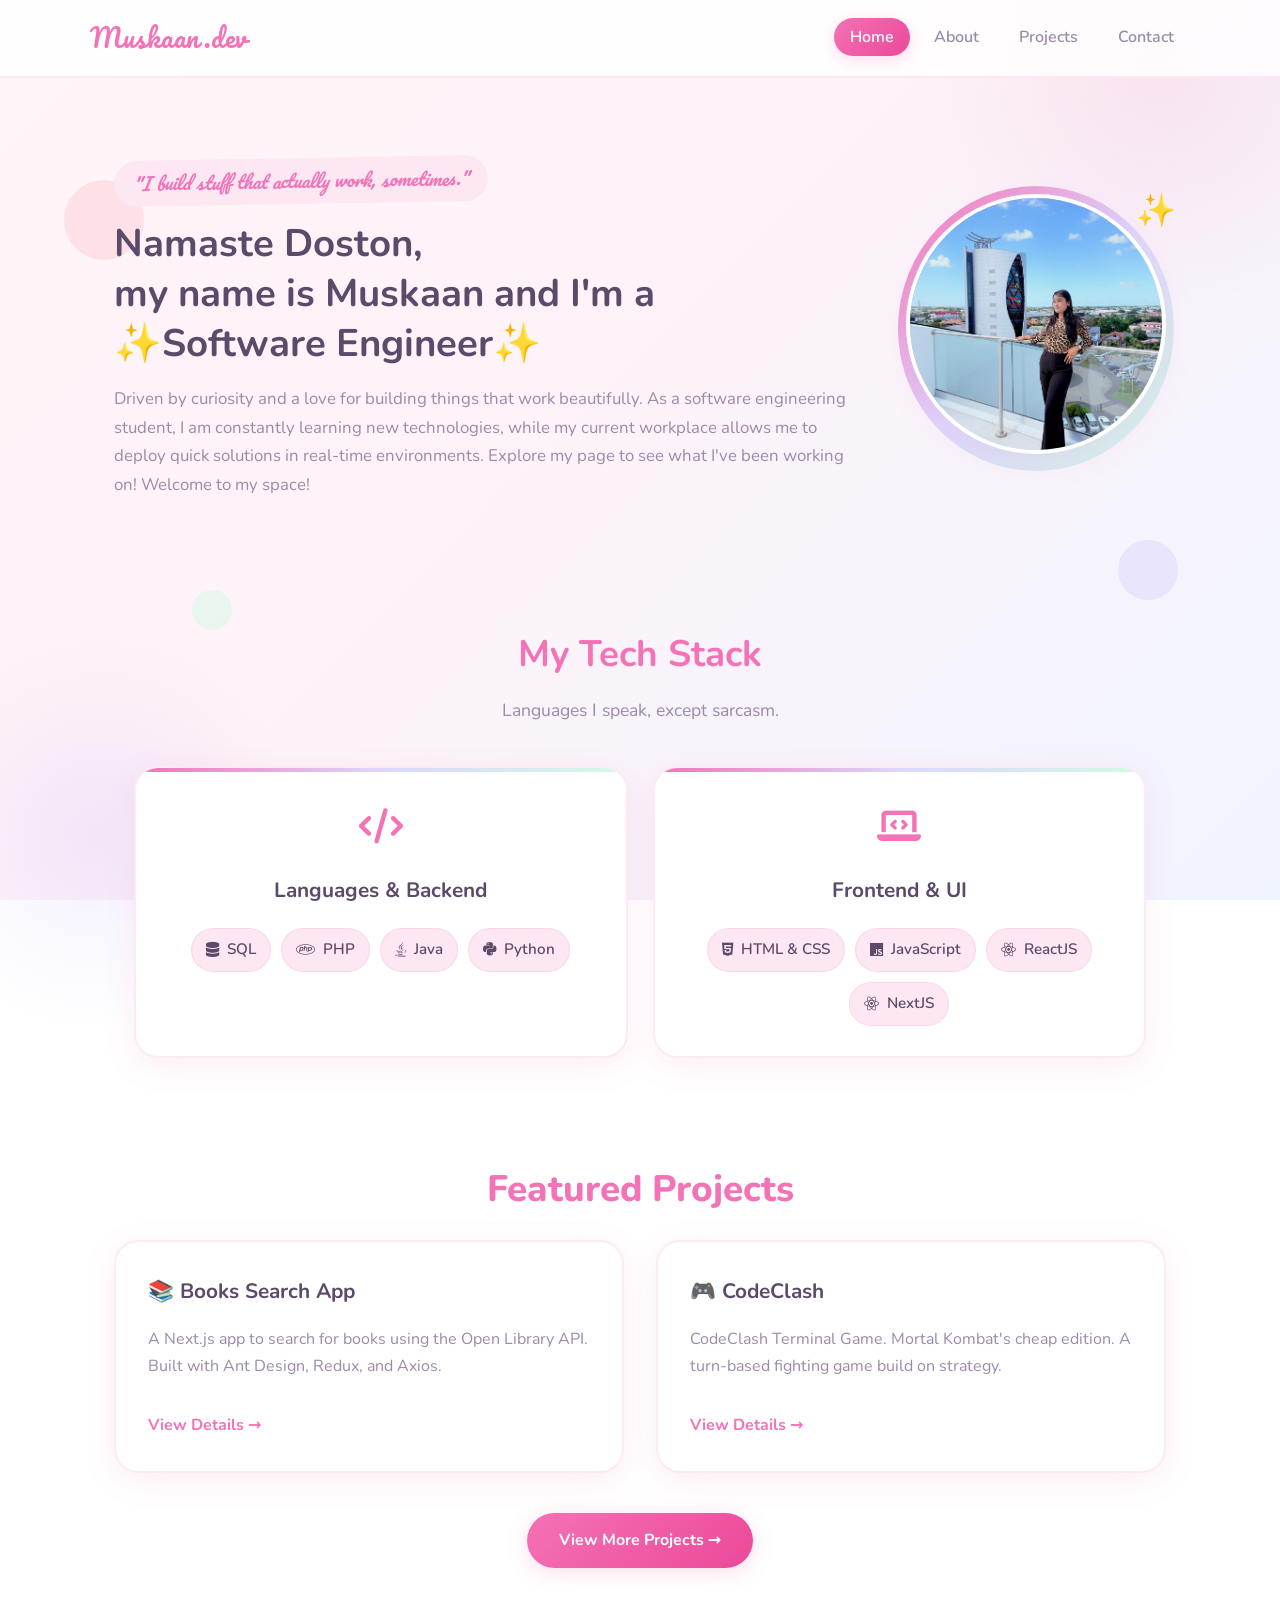
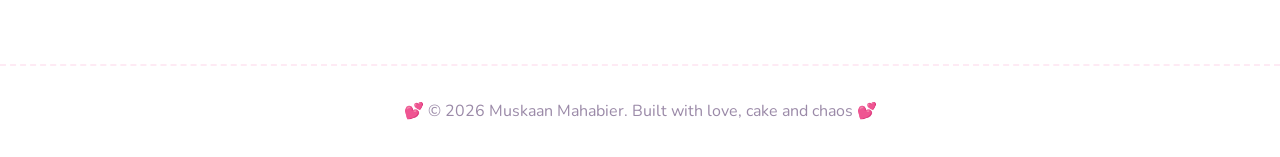
<file: index.html>
<!DOCTYPE html>
<html lang="nl">
<head>
    <meta charset="UTF-8">
    <meta name="viewport" content="width=device-width, initial-scale=1.0">
    <title>Muskaan.dev | Software Engineer</title>
    <link rel="stylesheet" href="https://cdnjs.cloudflare.com/ajax/libs/font-awesome/6.5.1/css/all.min.css">
    <link rel="stylesheet" href="./css/main.css">
    <link rel="stylesheet" href="./css/index.css">
    <link rel="icon" type="image/png" href="./img/captain-snowball.png">
</head>
<body>

    <header>
        <nav class="navbar">
            <div class="logo"><a href="./index.html">Muskaan.dev</a></div>
            <button class="nav-toggle" type="button" aria-expanded="false" aria-controls="primary-nav">
                <span class="sr-only">Toggle navigation</span>
                &#9776;
            </button>
            <ul class="nav-links" id="primary-nav">
                <li><a href="./index.html" class="active">Home</a></li>
                <li><a href="./about.html">About</a></li>
                <li><a href="./work.html">Projects</a></li>
                <li><a href="./contact.html">Contact</a></li>
            </ul>
        </nav>
    </header>

    <main>
        <section class="hero">
            <div class="hero-content">
                <span class="quote">"I build stuff that actually work, sometimes."</span>
                <h1>Namaste Doston,
                    <br>
                    my name is Muskaan and I'm a ✨Software Engineer✨</h1>
                <p class="subtitle">Driven by curiosity and a love for building things that work beautifully.
                    As a software engineering student,
                    I am constantly learning new technologies, while my current workplace allows me to deploy quick solutions in real-time environments.
                    Explore my page to see what I've been working on! Welcome to my space!</p>
            </div>
            <div class="hero-image">
                <img id="heroPhoto" src="./img/homepage-foto.jpg" alt="Muskaan Mahabier">
            </div>
        </section>

        <section class="skills-section">
            <div class="skills-header">
                <h2>My Tech Stack</h2>
                <p class="skills-subtitle">Languages I speak, except sarcasm.</p>
            </div>

            <div class="skills-grid">
                <div class="skills-category-card">
                    <div class="category-icon"><i class="fa-solid fa-code"></i></div>
                    <h3>Languages & Backend</h3>
                    <div class="skills-badges">
                        <span class="skill-badge"><i class="fa-solid fa-database text-sql"></i> SQL</span>
                        <span class="skill-badge"><i class="fa-brands fa-php text-php"></i> PHP</span>
                        <span class="skill-badge"><i class="fa-brands fa-java text-java"></i> Java</span>
                        <span class="skill-badge"><i class="fa-brands fa-python text-python"></i> Python</span>
                    </div>
                </div>

                <div class="skills-category-card">
                    <div class="category-icon"><i class="fa-solid fa-laptop-code"></i></div>
                    <h3>Frontend & UI</h3>
                    <div class="skills-badges">
                        <span class="skill-badge"><i class="fa-brands fa-html5 text-html"></i> HTML & CSS</span>
                        <span class="skill-badge"><i class="fa-brands fa-js text-js"></i> JavaScript</span>
                        <span class="skill-badge"><i class="fa-brands fa-react text-react"></i> ReactJS</span>
                        <span class="skill-badge"><i class="fa-brands fa-react text-next"></i> NextJS</span>
                    </div>
                </div>
            </div>
        </section>

        <section class="featured-projects">
            <h2>Featured Projects</h2>
            <div class="featured-grid">
                <div class="featured-card">
                    <h3>📚 Books Search App</h3>
                    <p>A Next.js app to search for books using the Open Library API. Built with Ant Design, Redux, and Axios.</p>
                    <a href="./work.html" class="btn-secondary">View Details &rarr;</a>
                </div>
                <div class="featured-card">
                    <h3>🎮 CodeClash</h3>
                    <p>CodeClash Terminal Game. Mortal Kombat's cheap edition. A turn-based fighting game build on strategy.</p>
                    <a href="./work.html" class="btn-secondary">View Details &rarr;</a>
                </div>
            </div>
            <div class="view-more-container">
                <a href="./work.html" class="btn-primary">View More Projects &rarr;</a>
            </div>
        </section>
    </main>

    <footer>
        <p>&copy; 2026 Muskaan Mahabier. Built with love, cake and chaos</p>
    </footer>

    <script src="./js/main.js"></script>
</body>
</html>
</file>
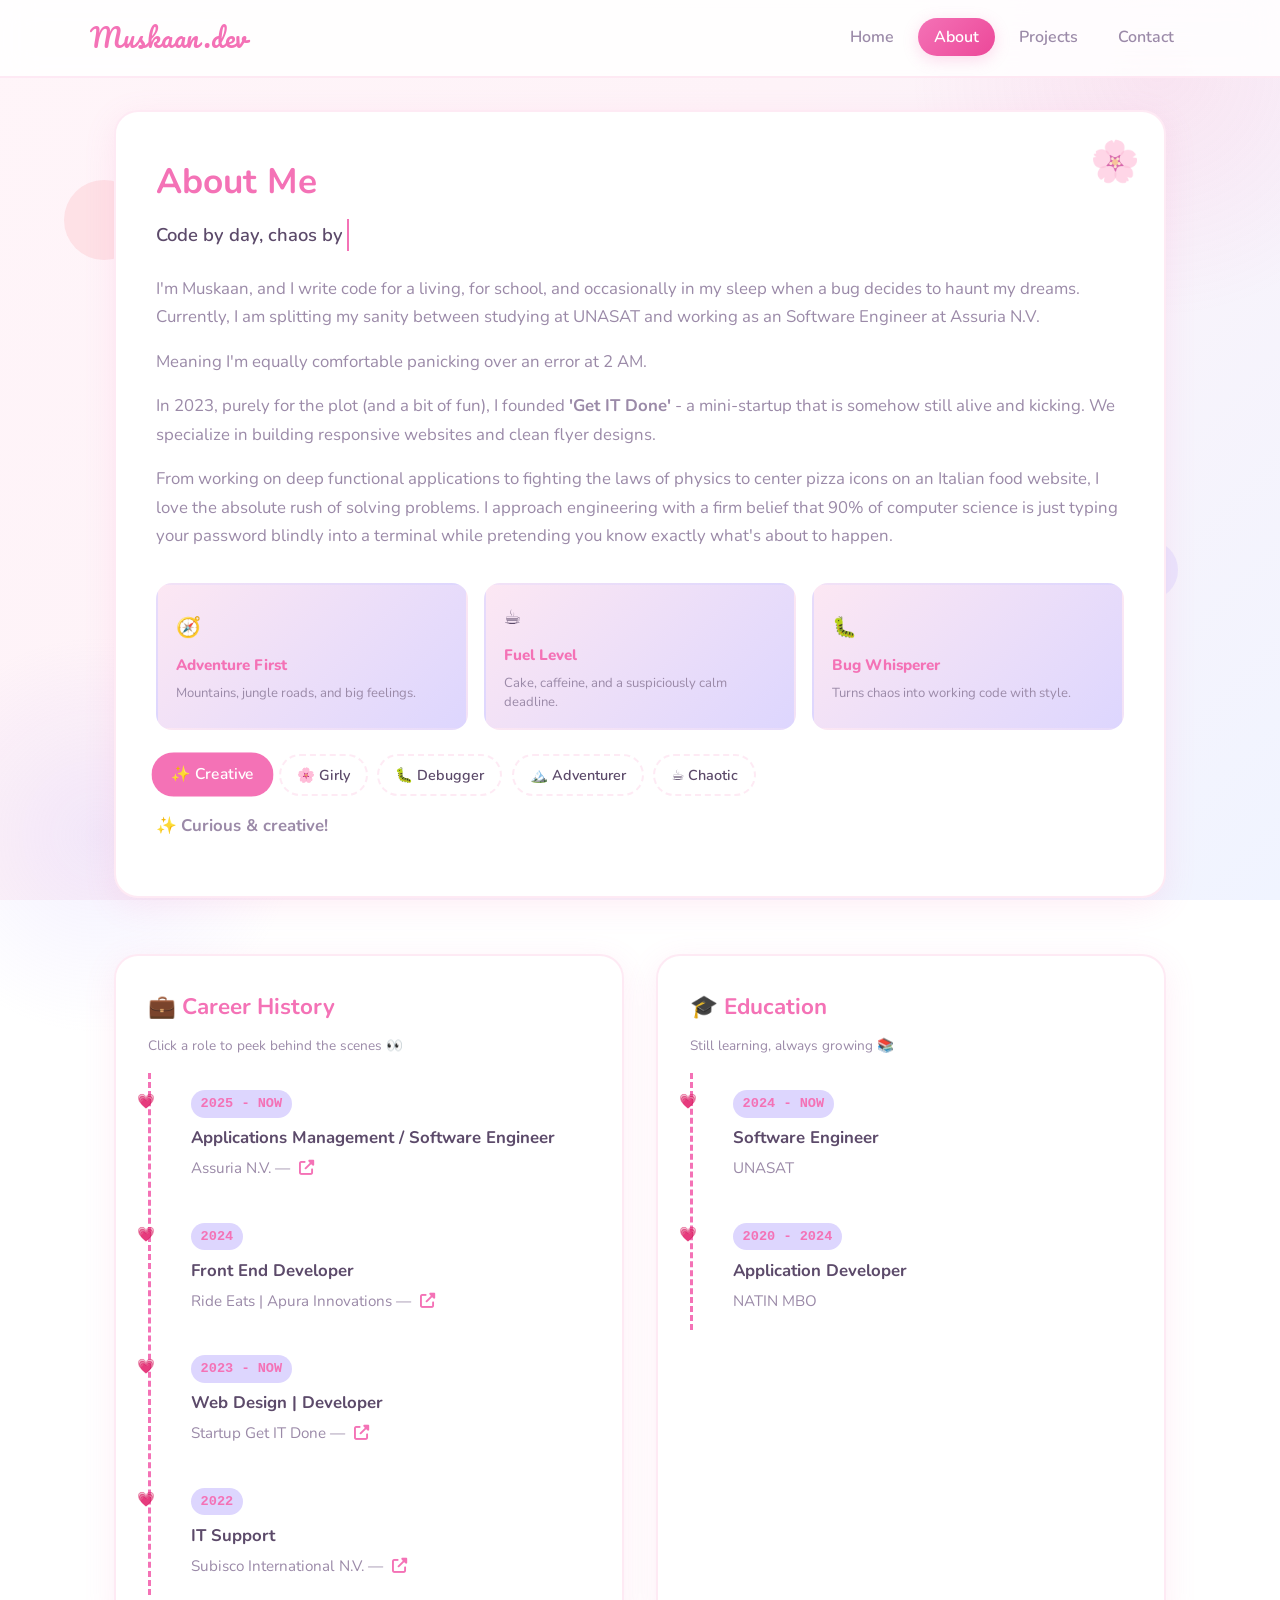
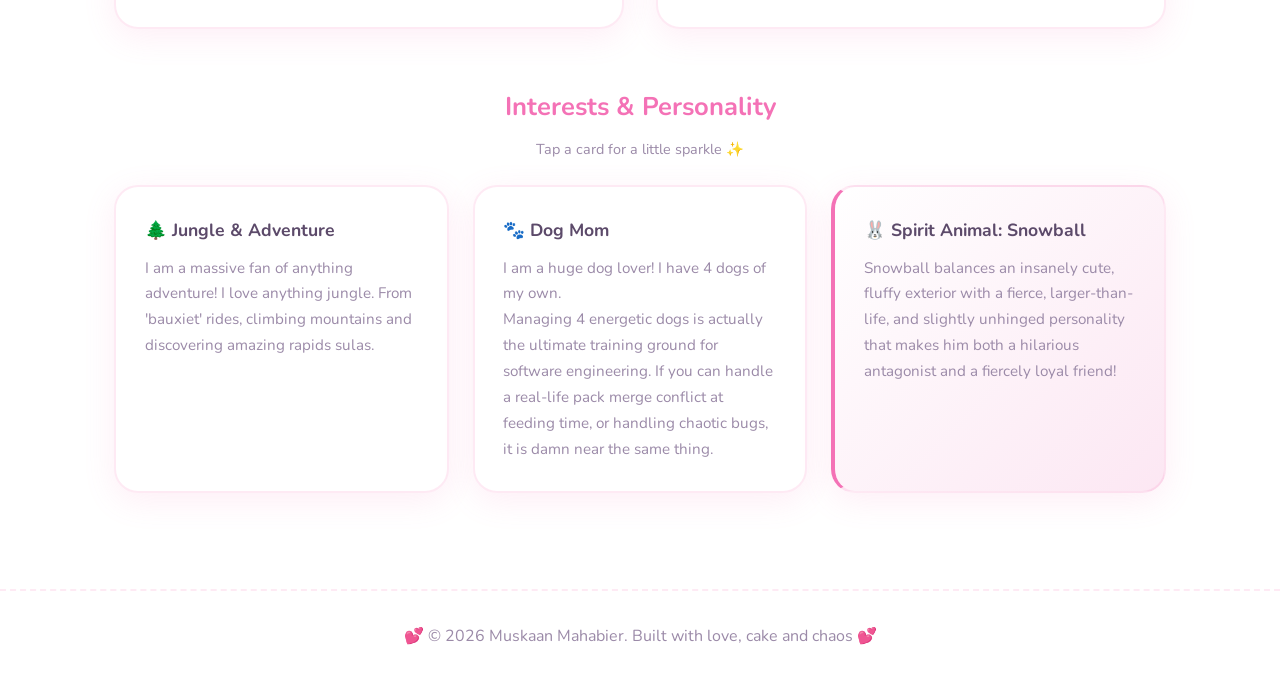
<file: about.html>
<!DOCTYPE html>
<html lang="nl">
<head>
    <meta charset="UTF-8">
    <meta name="viewport" content="width=device-width, initial-scale=1.0">
    <title>About Me | Muskaan.dev</title>
    <link rel="stylesheet" href="https://cdnjs.cloudflare.com/ajax/libs/font-awesome/6.5.1/css/all.min.css">
    <link rel="stylesheet" href="./css/main.css">
    <link rel="stylesheet" href="./css/about.css">
    <link rel="icon" type="image/png" href="./img/captain-snowball.png">
</head>
<body>

    <header>
        <nav class="navbar">
            <div class="logo"><a href="./index.html">Muskaan.dev</a></div>
            <button class="nav-toggle" type="button" aria-expanded="false" aria-controls="primary-nav">
                <span class="sr-only">Toggle navigation</span>
                &#9776;
            </button>
            <ul class="nav-links" id="primary-nav">
                <li><a href="./index.html">Home</a></li>
                <li><a href="./about.html" class="active">About</a></li>
                <li><a href="./work.html">Projects</a></li>
                <li><a href="./contact.html">Contact</a></li>
            </ul>
        </nav>
    </header>

    <main class="about-layout">
        <section class="intro-profile">
            <h2>About Me</h2>
            <p id="typingText" class="typing-text"></p>

            <p>I'm Muskaan, and I write code for a living, for school, and occasionally in my sleep when a bug decides to haunt my dreams.
                Currently, I am splitting my sanity between studying at UNASAT and working as an Software Engineer at Assuria N.V.</p>

            <p>Meaning I'm equally comfortable panicking over an error at 2 AM.</p>

            <p>In 2023, purely for the plot (and a bit of fun),
                I founded <strong>'Get IT Done'</strong> - a mini-startup that is somehow still alive and kicking.
                We specialize in building responsive websites and clean flyer designs.</p>

            <p>From working on deep functional applications to fighting the laws of physics to center pizza icons on an Italian food website,
                I love the absolute rush of solving problems. I approach engineering with a firm belief that
                90% of computer science is just typing your password blindly into a terminal while pretending you know exactly what's about to happen.</p>

            <div class="fun-stats">
                <div class="stat-card">
                    <span class="stat-icon">🧭</span>
                    <span class="stat-title">Adventure First</span>
                    <span class="stat-copy">Mountains, jungle roads, and big feelings.</span>
                </div>
                <div class="stat-card">
                    <span class="stat-icon">☕</span>
                    <span class="stat-title">Fuel Level</span>
                    <span class="stat-copy">Cake, caffeine, and a suspiciously calm deadline.</span>
                </div>
                <div class="stat-card">
                    <span class="stat-icon">🐛</span>
                    <span class="stat-title">Bug Whisperer</span>
                    <span class="stat-copy">Turns chaos into working code with style.</span>
                </div>
            </div>

            <div class="vibe-tags">
                <span class="vibe-tag active" data-emoji="✨" data-msg="Curious &amp; creative!">✨ Creative</span>
                <span class="vibe-tag" data-emoji="🌸" data-msg="Soft girl energy, hard code skills.">🌸 Girly</span>
                <span class="vibe-tag" data-emoji="🐛" data-msg="Professional bug whisperer.">🐛 Debugger</span>
                <span class="vibe-tag" data-emoji="🏔️" data-msg="Adventure is my love language.">🏔️ Adventurer</span>
                <span class="vibe-tag" data-emoji="☕" data-msg="Fueled by cake and chaos.">☕ Chaotic</span>
            </div>
            <p id="vibeDisplay" class="vibe-display">✨ <strong>Curious &amp; creative!</strong></p>
        </section>

        <div class="timelines-grid">
            <section>
                <h3>💼 Career History</h3>
                <p class="section-hint">Click a role to peek behind the scenes 👀</p>
                <div class="timeline">
                    <div class="timeline-item">
                        <span class="year">2025 - NOW</span>
                        <h4>Applications Management / Software Engineer</h4>
                        <p>Assuria N.V. —
                            <a href="https://www.assuria.sr"
                            target="_blank"
                            rel="noopener noreferrer"
                            title="Visit Assuria website"
                            class="timeline-link">
                                <i class="fas fa-external-link-alt"></i>
                            </a>
                        </p>
                        <div class="timeline-detail">Building enterprise apps &amp; keeping the digital world spinning at Assuria. 🇸🇷</div>
                    </div>
                    <div class="timeline-item">
                        <span class="year">2024</span>
                        <h4>Front End Developer</h4>
                        <p>Ride Eats | Apura Innovations —
                            <a href="https://ride-eats.com/"
                            target="_blank"
                            rel="noopener noreferrer"
                            title="Visit Ride Eats website"
                            class="timeline-link">
                                <i class="fas fa-external-link-alt"></i>
                            </a>
                        </p>
                        <div class="timeline-detail">Crafted sleek UI for a food delivery platform. Hungry dev = Happy users🍔</div>
                    </div>
                    <div class="timeline-item">
                        <span class="year">2023 - NOW</span>
                        <h4>Web Design | Developer</h4>
                        <p>Startup Get IT Done —
                            <a href="https://www.facebook.com/share/1H38oZgKyJ/?mibextid=wwXIfr"
                            target="_blank"
                            rel="noopener noreferrer"
                            title="Visit Get IT Done Facebook"
                            class="timeline-link">
                                <i class="fas fa-external-link-alt"></i>
                            </a>
                        </p>
                        <div class="timeline-detail">My baby startup! Websites, flyers and pure hustle. 💪</div>
                    </div>
                    <div class="timeline-item">
                        <span class="year">2022</span>
                        <h4>IT Support</h4>
                        <p>Subisco International N.V. —
                            <a href="https://subisco.com"
                            target="_blank"
                            rel="noopener noreferrer"
                            title="Visit Subisco website"
                            class="timeline-link">
                                <i class="fas fa-external-link-alt"></i>
                            </a>
                        </p>
                        <div class="timeline-detail">Where it all started; fixing things and learning the ropes. 🔧</div>
                    </div>
                </div>
            </section>

            <section>
                <h3>🎓 Education</h3>
                <p class="section-hint">Still learning, always growing 📚</p>
                <div class="timeline">
                    <div class="timeline-item">
                        <span class="year">2024 - NOW</span>
                        <h4>Software Engineer</h4>
                        <p>UNASAT</p>
                        <div class="timeline-detail">Leveling up my engineering skills one semester at a time. 🚀</div>
                    </div>
                    <div class="timeline-item">
                        <span class="year">2020 - 2024</span>
                        <h4>Application Developer</h4>
                        <p>NATIN MBO</p>
                        <div class="timeline-detail">Where I fell in love with building apps from scratch. 💻</div>
                    </div>
                </div>
            </section>
        </div>

        <section class="interests-section">
            <h3>Interests & Personality</h3>
            <p class="interests-hint">Tap a card for a little sparkle ✨</p>
            <div class="interests-grid">
                <div class="interest-card">
                    <span class="card-sparkle">✨</span>
                    <h4>🌲 Jungle & Adventure</h4>
                    <p>I am a massive fan of anything adventure! I love anything jungle. From 'bauxiet' rides, climbing mountains and discovering amazing rapids sulas.</p>
                </div>
                <div class="interest-card" id="dogMomCard">
                    <span class="card-sparkle">✨</span>
                    <h4>🐾 Dog Mom</h4>
                    <p>I am a huge dog lover! I have 4 dogs of my own.</p>
                    <p>Managing 4 energetic dogs is actually the ultimate training ground for software engineering.
                        If you can handle a real-life pack merge conflict at feeding time,
                        or handling chaotic bugs, it is damn near the same thing.</p>
                </div>
                <div class="interest-card spirit-animal">
                    <span class="card-sparkle">✨</span>
                    <h4>🐰 Spirit Animal: Snowball</h4>
                    <p>Snowball balances an insanely cute, fluffy exterior with a fierce, larger-than-life, and slightly unhinged personality that makes him both a hilarious antagonist and a fiercely loyal friend!</p>
                </div>
            </div>
        </section>
    </main>

    <footer>
        <p>&copy; 2026 Muskaan Mahabier. Built with love, cake and chaos</p>
    </footer>

    <script src="./js/main.js"></script>
    <script src="./js/about.js"></script>
</body>
</html>
</file>
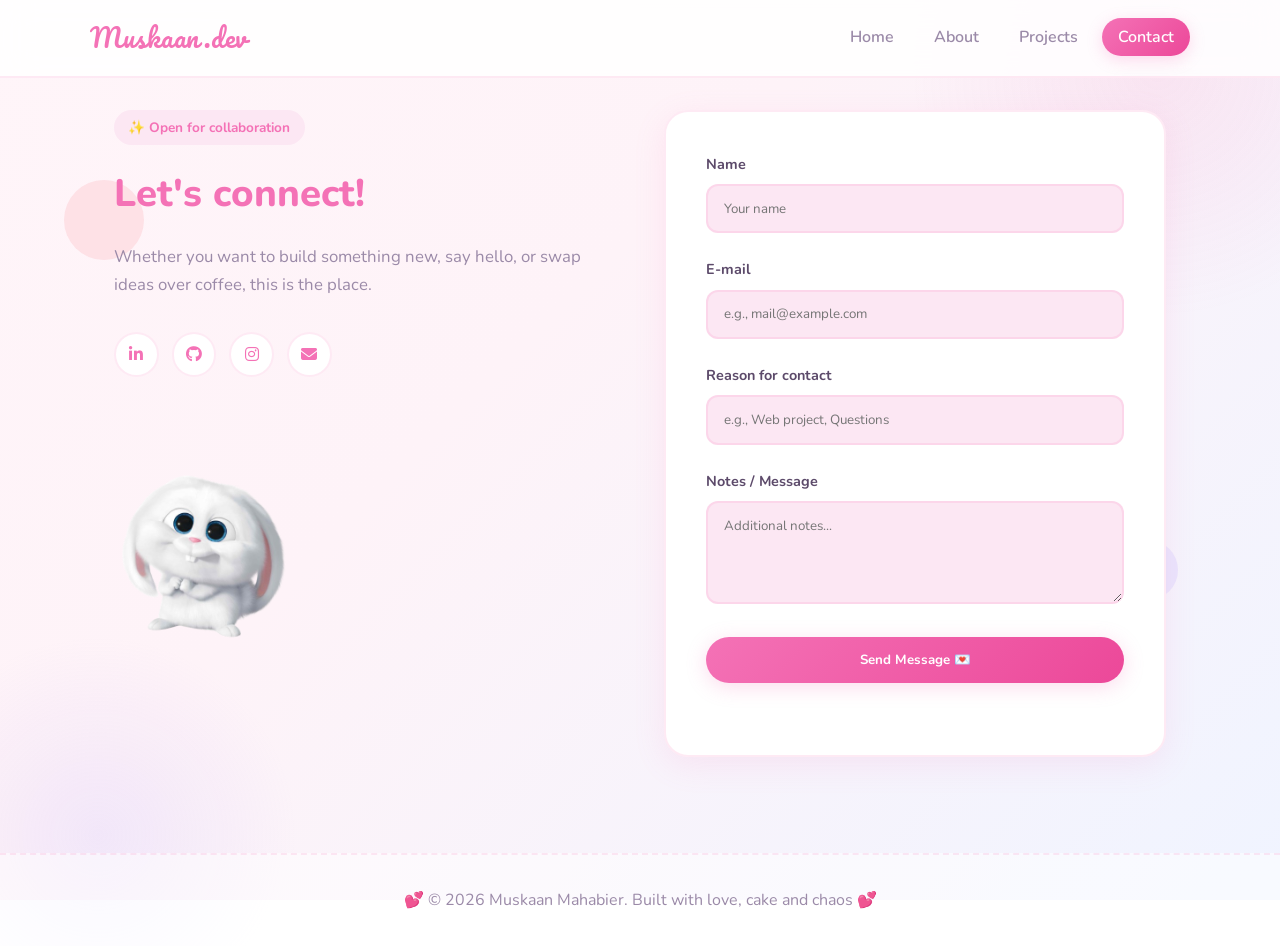
<file: contact.html>
<!DOCTYPE html>
<html lang="nl">
<head>
    <meta charset="UTF-8">
    <meta name="viewport" content="width=device-width, initial-scale=1.0">
    <title>Contact | Muskaan.dev</title>
    <link rel="stylesheet" href="https://cdnjs.cloudflare.com/ajax/libs/font-awesome/6.5.1/css/all.min.css">
    <link rel="stylesheet" href="./css/main.css">
    <link rel="stylesheet" href="./css/contact.css">
    <link rel="icon" type="image/png" href="./img/captain-snowball.png">
</head>
<body>

    <header>
        <nav class="navbar">
            <div class="logo"><a href="./index.html">Muskaan.dev</a></div>
            <button class="nav-toggle" type="button" aria-expanded="false" aria-controls="primary-nav">
                <span class="sr-only">Toggle navigation</span>
                &#9776;
            </button>
            <ul class="nav-links" id="primary-nav">
                <li><a href="./index.html">Home</a></li>
                <li><a href="./about.html">About</a></li>
                <li><a href="./work.html">Projects</a></li>
                <li><a href="./contact.html" class="active">Contact</a></li>
            </ul>
        </nav>
    </header>

    <main class="contact-layout">
        <section class="contact-intro">
            <div class="intro-badge">✨ Open for collaboration</div>
            <h2>Let's connect!</h2>
            <p>Whether you want to build something new, say hello, or swap ideas over coffee, this is the place.</p>

            <div class="social-links" aria-label="Social links">
                <a class="social-icon" href="https://www.linkedin.com/in/muskaanmahabier/" target="_blank" rel="noopener noreferrer" aria-label="LinkedIn">
                    <i class="fab fa-linkedin-in"></i>
                </a>
                <a class="social-icon" href="https://github.com/MuskaanM4" target="_blank" rel="noopener noreferrer" aria-label="GitHub">
                    <i class="fab fa-github"></i>
                </a>
                <a class="social-icon" href="https://www.instagram.com/mahabier.m/" target="_blank" rel="noopener noreferrer" aria-label="Instagram">
                    <i class="fab fa-instagram"></i>
                </a>
                <a class="social-icon" href="mailto:muskaanmahabier@gmail.com" aria-label="Email">
                    <i class="fas fa-envelope"></i>
                </a>
            </div>

            <div class="contact-image">
                <img id="snowballSecretTrigger" src="./img/contact_snowbal.png" alt="Muskaan Mahabier" style="cursor: pointer;">
            </div>

        </section>

        <section class="form-container">
            <form id="portfolioContactForm" class="contact-form">
                <div class="form-group">
                    <label for="name">Name</label>
                    <input type="text" id="name" name="name" required placeholder="Your name">
                </div>
                <div class="form-group">
                    <label for="contact-method">E-mail</label>
                    <input type="email" id="contact-method" name="contact" required placeholder="e.g., mail@example.com">
                </div>
                <div class="form-group">
                    <label for="reason">Reason for contact</label>
                    <input type="text" id="reason" name="reason" placeholder="e.g., Web project, Questions">
                </div>
                <div class="form-group">
                    <label for="notes">Notes / Message</label>
                    <textarea id="notes" name="message" rows="4" placeholder="Additional notes..."></textarea>
                </div>
                <input type="hidden" name="_subject" value="New portfolio message">
                <input type="hidden" name="_captcha" value="false">
                <input type="hidden" name="_template" value="table">
                <input type="hidden" name="_replyto" value="">
                <input type="hidden" name="_cc" value="">
                <button type="submit" class="btn-primary">Send Message 💌</button>
                <p id="formStatus" class="form-status" aria-live="polite"></p>
            </form>

            <div id="formSuccess" class="form-success">
                <span class="success-emoji">💕</span>
                <h3>Message sent!</h3>
                <p>Thanks for reaching out, <span class="success-name"></span>! I'll get back to you at <span class="success-contact"></span> soon.</p>
            </div>
        </section>
    </main>

    <footer>
        <p>&copy; 2026 Muskaan Mahabier. Built with love, cake and chaos</p>
    </footer>

    <script src="./js/main.js"></script>
    <script src="./js/contact.js"></script>
</body>
</html>
</file>
<file: css/main.css>
@import url('https://fonts.googleapis.com/css2?family=Nunito:wght@400;600;700;800&family=Pacifico&display=swap');

:root {
    --bg-color: #fff5f9;
    --bg-gradient: linear-gradient(135deg, #fff5f9 0%, #fef3f8 40%, #f0f4ff 100%);
    --card-bg: #ffffff;
    --text-main: #5c4a6a;
    --text-muted: #9b8aa8;
    --accent-color: #f472b6;
    --accent-soft: #fce7f3;
    --accent-glow: rgba(244, 114, 182, 0.25);
    --lavender: #ddd6fe;
    --mint: #d1fae5;
    --peach: #fecdd3;
    --sky: #bae6fd;
    --border-color: rgba(244, 114, 182, 0.15);
    --font-family: 'Nunito', 'Segoe UI', system-ui, sans-serif;
    --font-display: 'Pacifico', cursive;
    --shadow-soft: 0 8px 32px rgba(244, 114, 182, 0.12);
    --shadow-hover: 0 16px 48px rgba(244, 114, 182, 0.2);
    --radius-lg: 24px;
    --radius-md: 16px;
    --radius-sm: 12px;
}

* {
    margin: 0;
    padding: 0;
    box-sizing: border-box;
}

html {
    scroll-behavior: smooth;
}

body {
    font-family: var(--font-family);
    background: var(--bg-gradient);
    background-attachment: fixed;
    color: var(--text-main);
    line-height: 1.7;
    display: flex;
    flex-direction: column;
    min-height: 100vh;
    position: relative;
    overflow-x: hidden;
}

body::before {
    content: '';
    position: fixed;
    top: -20%;
    right: -10%;
    width: 500px;
    height: 500px;
    background: radial-gradient(circle, rgba(244, 114, 182, 0.12) 0%, transparent 70%);
    border-radius: 50%;
    pointer-events: none;
    z-index: 0;
}

body::after {
    content: '';
    position: fixed;
    bottom: -15%;
    left: -8%;
    width: 400px;
    height: 400px;
    background: radial-gradient(circle, rgba(196, 181, 253, 0.2) 0%, transparent 70%);
    border-radius: 50%;
    pointer-events: none;
    z-index: 0;
}

header {
    background-color: rgba(255, 255, 255, 0.85);
    backdrop-filter: blur(16px);
    border-bottom: 2px solid var(--border-color);
    position: sticky;
    top: 0;
    z-index: 100;
    padding: 1rem 2rem;
}

.navbar {
    display: flex;
    justify-content: space-between;
    align-items: center;
    max-width: 1100px;
    margin: 0 auto;
}

.navbar .logo a {
    font-family: var(--font-display);
    color: var(--accent-color);
    font-size: 1.6rem;
    font-weight: 400;
    text-decoration: none;
    letter-spacing: 0.5px;
    transition: transform 0.3s ease;
}

.navbar .logo a:hover {
    transform: scale(1.05) rotate(-2deg);
}

.nav-links {
    display: flex;
    list-style: none;
    gap: 0.5rem;
}

.nav-links a {
    color: var(--text-muted);
    text-decoration: none;
    font-weight: 600;
    padding: 0.5rem 1rem;
    border-radius: 50px;
    transition: all 0.3s ease;
}

.nav-links a:hover {
    color: var(--accent-color);
    background: var(--accent-soft);
}

.nav-links a.active {
    color: #fff;
    background: linear-gradient(135deg, var(--accent-color), #ec4899);
    box-shadow: 0 4px 15px var(--accent-glow);
}

main {
    flex: 1;
    max-width: 1100px;
    width: 100%;
    margin: 2rem auto;
    padding: 0 1.5rem;
    position: relative;
    z-index: 1;
}

.section-title {
    font-size: 2.2rem;
    color: var(--accent-color);
    text-align: center;
    margin-bottom: 0.5rem;
}

.section-title::after {
    content: ' ✨';
}

.btn-primary {
    display: inline-block;
    background: linear-gradient(135deg, var(--accent-color), #ec4899);
    color: #fff;
    padding: 0.85rem 2rem;
    border: none;
    border-radius: 50px;
    text-decoration: none;
    font-weight: 700;
    font-family: inherit;
    transition: all 0.3s ease;
    box-shadow: 0 4px 20px var(--accent-glow);
}

.btn-primary:hover {
    transform: translateY(-3px);
    box-shadow: var(--shadow-hover);
}

.btn-secondary {
    display: inline-block;
    color: var(--accent-color);
    text-decoration: none;
    font-weight: 700;
    transition: all 0.2s ease;
}

.btn-secondary:hover {
    transform: translateX(4px);
}

footer {
    text-align: center;
    padding: 2rem;
    color: var(--text-muted);
    border-top: 2px dashed var(--border-color);
    margin-top: 4rem;
    background: rgba(255, 255, 255, 0.5);
    position: relative;
    z-index: 1;
}

footer p::before {
    content: '💕 ';
}

footer p::after {
    content: ' 💕';
}

/* Floating decorative blobs */
.floating-blob {
    position: fixed;
    border-radius: 50%;
    pointer-events: none;
    z-index: 0;
    opacity: 0.5;
    animation: float 8s ease-in-out infinite;
}

.blob-1 {
    width: 80px;
    height: 80px;
    background: var(--peach);
    top: 20%;
    left: 5%;
    animation-delay: 0s;
}

.blob-2 {
    width: 60px;
    height: 60px;
    background: var(--lavender);
    top: 60%;
    right: 8%;
    animation-delay: 2s;
}

.blob-3 {
    width: 40px;
    height: 40px;
    background: var(--mint);
    bottom: 30%;
    left: 15%;
    animation-delay: 4s;
}

@keyframes float {
    0%, 100% { transform: translateY(0) rotate(0deg); }
    50% { transform: translateY(-20px) rotate(10deg); }
}

@keyframes fadeInUp {
    from {
        opacity: 0;
        transform: translateY(30px);
    }
    to {
        opacity: 1;
        transform: translateY(0);
    }
}

.reveal {
    opacity: 0;
    transform: translateY(30px);
    transition: opacity 0.6s ease, transform 0.6s ease;
}

.reveal.visible {
    opacity: 1;
    transform: translateY(0);
}

.reveal[data-reveal-index="0"] { transition-delay: 0s; }
.reveal[data-reveal-index="1"] { transition-delay: 0.08s; }
.reveal[data-reveal-index="2"] { transition-delay: 0.16s; }
.reveal[data-reveal-index="3"] { transition-delay: 0.24s; }
.reveal[data-reveal-index="4"] { transition-delay: 0.32s; }
.reveal[data-reveal-index="5"] { transition-delay: 0.4s; }

.nav-toggle {
    display: none;
    background: var(--accent-soft);
    border: 2px solid var(--border-color);
    border-radius: var(--radius-sm);
    padding: 0.5rem 0.75rem;
    cursor: pointer;
    color: var(--accent-color);
    font-size: 1.25rem;
    line-height: 1;
}

.nav-toggle:focus-visible {
    outline: 2px solid var(--accent-color);
    outline-offset: 2px;
}

.sr-only {
    position: absolute;
    width: 1px;
    height: 1px;
    padding: 0;
    margin: -1px;
    overflow: hidden;
    clip: rect(0, 0, 0, 0);
    white-space: nowrap;
    border: 0;
}

@media (max-width: 768px) {
    header {
        padding: 1rem 1.25rem;
    }

    .navbar {
        flex-wrap: wrap;
        gap: 0.75rem;
    }

    .nav-toggle {
        display: block;
        margin-left: auto;
    }

    .nav-links {
        display: none;
        flex-direction: column;
        width: 100%;
        gap: 0.35rem;
        padding-top: 0.5rem;
    }

    .nav-links.open {
        display: flex;
    }

    .nav-links a {
        text-align: center;
        padding: 0.65rem 1rem;
    }

    main {
        margin: 1.5rem auto;
        padding: 0 1rem;
    }

    .btn-primary {
        padding: 0.75rem 1.5rem;
        font-size: 0.95rem;
    }
}

@media (max-width: 480px) {
    .navbar .logo a {
        font-size: 1.35rem;
    }

    footer {
        padding: 1.5rem 1rem;
        font-size: 0.9rem;
    }
}
</file>
<file: css/index.css>
.hero {
    display: flex;
    align-items: center;
    gap: 3rem;
    margin: 3rem 0 4rem;
    position: relative;
}

.hero-content h1 {
    font-size: 2.4rem;
    line-height: 1.3;
    margin-bottom: 1rem;
    color: var(--text-main);
}

.quote {
    display: inline-block;
    color: var(--accent-color);
    font-style: italic;
    font-family: var(--font-display);
    font-size: 1.1rem;
    margin-bottom: 1rem;
    padding: 0.5rem 1.2rem;
    background: var(--accent-soft);
    border-radius: 50px;
    transform: rotate(-1deg);
}

.subtitle {
    color: var(--text-muted);
    font-size: 1.05rem;
}

.hero-image {
    position: relative;
}

.hero-image::before {
    content: '✨';
    position: absolute;
    top: -10px;
    right: -10px;
    font-size: 2rem;
    animation: float 4.2s ease-in-out infinite;
}

.hero-image::after {
    content: '';
    position: absolute;
    inset: -8px;
    border-radius: 50%;
    background: linear-gradient(135deg, var(--accent-color), var(--lavender), var(--mint));
    z-index: -1;
    animation: spin-slow 12s linear infinite;
}

@keyframes spin-slow {
    from { transform: rotate(0deg); }
    to { transform: rotate(360deg); }
}

.hero-image img {
    width: 260px;
    height: 260px;
    border-radius: 50%;
    object-fit: cover;
    border: 4px solid #fff;
    box-shadow: var(--shadow-soft);
}

.snowball-flyby {
    position: fixed;
    width: 72px;
    height: auto;
    z-index: 2500;
    pointer-events: none;
    animation: snowball-fly 3s cubic-bezier(0.22, 1, 0.36, 1) forwards;
}

@keyframes snowball-fly {
    0% { transform: translateX(0) translateY(0) scale(0.8); opacity: 0; }
    20% { opacity: 1; }
    100% { transform: translateX(calc(100vw + 120px)) translateY(-20px) scale(1.1); opacity: 0; }
}

.skills-section {
    padding: 60px 20px;
    max-width: 1100px;
    margin: 0 auto;
}

.skills-header {
    text-align: center;
    margin-bottom: 40px;
}

.skills-header h2 {
    font-size: 2.3rem;
    color: var(--accent-color);
    margin-bottom: 10px;
}

.skills-subtitle {
    color: var(--text-muted);
    font-size: 1.1rem;
}

.skills-grid {
    display: grid;
    grid-template-columns: repeat(auto-fit, minmax(300px, 1fr));
    gap: 25px;
}

.skills-category-card {
    background-color: var(--card-bg);
    border: 2px solid var(--border-color);
    border-radius: var(--radius-lg);
    padding: 30px 25px;
    text-align: center;
    transition: all 0.4s cubic-bezier(0.175, 0.885, 0.32, 1.275);
    position: relative;
    overflow: hidden;
    box-shadow: var(--shadow-soft);
}

.skills-category-card::before {
    content: '';
    position: absolute;
    top: 0;
    left: 0;
    right: 0;
    height: 4px;
    background: linear-gradient(90deg, var(--accent-color), var(--lavender), var(--mint));
}

.skills-category-card:hover {
    transform: translateY(-8px) rotate(-0.5deg);
    border-color: var(--accent-color);
    box-shadow: var(--shadow-hover);
}

.category-icon {
    font-size: 2.2rem;
    color: var(--accent-color);
    margin-bottom: 15px;
}

.skills-category-card h3 {
    font-size: 1.3rem;
    color: var(--text-main);
    margin-bottom: 20px;
    font-weight: 700;
}

.skills-badges {
    display: flex;
    flex-wrap: wrap;
    gap: 10px;
    justify-content: center;
}

.skill-badge {
    background: var(--accent-soft);
    border: 1px solid var(--border-color);
    color: var(--text-main);
    padding: 8px 14px;
    border-radius: 30px;
    font-size: 0.95rem;
    font-weight: 600;
    display: inline-flex;
    align-items: center;
    gap: 8px;
    transition: all 0.3s ease;
    cursor: default;
}

.skill-badge:hover {
    background: var(--lavender);
    transform: scale(1.08) rotate(2deg);
}

.featured-grid {
    display: grid;
    grid-template-columns: 1fr 1fr;
    gap: 2rem;
}

.featured-card {
    background-color: var(--card-bg);
    padding: 2rem;
    border-radius: var(--radius-lg);
    border: 2px solid var(--border-color);
    transition: all 0.3s ease;
    box-shadow: var(--shadow-soft);
    position: relative;
    overflow: hidden;
}

.featured-card::after {
    content: '';
    position: absolute;
    bottom: 0;
    left: 0;
    right: 0;
    height: 3px;
    background: linear-gradient(90deg, var(--peach), var(--accent-color), var(--lavender));
    transform: scaleX(0);
    transition: transform 0.3s ease;
}

.featured-card:hover {
    transform: translateY(-6px);
    border-color: var(--accent-color);
    box-shadow: var(--shadow-hover);
}

.featured-card:hover::after {
    transform: scaleX(1);
}

.featured-card h3 {
    color: var(--text-main);
    margin-bottom: 0.5rem;
    font-size: 1.3rem;
}

.featured-card p {
    color: var(--text-muted);
    margin: 1rem 0;
}

.featured-card a {
    color: var(--accent-color);
    text-decoration: none;
    font-weight: 700;
    display: inline-flex;
    align-items: center;
    gap: 0.5rem;
    margin-top: 1rem;
}

.view-more-container {
    text-align: center;
    margin-top: 2.5rem;
}

.featured-projects h2 {
    color: var(--accent-color);
    text-align: center;
    padding: 40px 20px 20px;
    max-width: 1100px;
    margin: 0 auto;
    font-size: 2.3rem;
    font-weight: 800;
}

@media (max-width: 768px) {
    .hero {
        flex-direction: column-reverse;
        text-align: center;
        gap: 2rem;
        margin: 2rem 0 3rem;
    }

    .hero-content h1 {
        font-size: 1.85rem;
    }

    .hero-image img {
        width: 200px;
        height: 200px;
    }

    .skills-section {
        padding: 40px 10px;
    }

    .skills-grid {
        grid-template-columns: 1fr;
    }

    .featured-grid {
        grid-template-columns: 1fr;
    }
}

@media (max-width: 480px) {
    .hero-content h1 {
        font-size: 1.55rem;
    }

    .skills-header h2,
    .featured-projects h2 {
        font-size: 1.85rem;
    }
}
</file>
<file: css/about.css>
.about-layout {
    display: flex;
    flex-direction: column;
    gap: 3.5rem;
}

/* Hero intro card */
.intro-profile {
    background: var(--card-bg);
    border: 2px solid var(--border-color);
    border-radius: var(--radius-lg);
    padding: 2.5rem;
    box-shadow: var(--shadow-soft);
    position: relative;
    overflow: hidden;
}

.intro-profile::before {
    content: '🌸';
    position: absolute;
    top: 1rem;
    right: 1.5rem;
    font-size: 2.5rem;
    opacity: 0.6;
    animation: float 5.5s ease-in-out infinite;
}

.intro-profile h2 {
    font-size: 2.2rem;
    color: var(--accent-color);
    margin-bottom: 0.5rem;
}

.intro-profile .typing-text {
    font-size: 1.15rem;
    color: var(--text-main);
    font-weight: 600;
    min-height: 1.5em;
    margin-bottom: 1.5rem;
    border-right: 2px solid var(--accent-color);
    display: inline-block;
    padding-right: 4px;
    animation: blink 1s step-end infinite;
}

@keyframes blink {
    50% { border-color: transparent; }
}

.intro-profile p {
    font-size: 1.05rem;
    color: var(--text-muted);
    margin-bottom: 1rem;
}

/* Fun stats row */
.fun-stats {
    display: grid;
    grid-template-columns: repeat(auto-fit, minmax(180px, 1fr));
    gap: 1rem;
    margin: 2rem 0 0;
}

.stat-card {
    background: linear-gradient(135deg, var(--accent-soft), var(--lavender));
    border-radius: var(--radius-md);
    padding: 1rem 1.1rem;
    text-align: left;
    cursor: pointer;
    transition: all 0.3s ease;
    border: 2px solid transparent;
    min-height: 120px;
    display: flex;
    flex-direction: column;
    justify-content: center;
    gap: 0.35rem;
}

.stat-card:hover {
    transform: translateY(-4px) rotate(-1deg);
    border-color: var(--accent-color);
    box-shadow: var(--shadow-soft);
}

.stat-card .stat-icon {
    font-size: 1.25rem;
    margin-bottom: 0.15rem;
}

.stat-card .stat-title {
    font-size: 0.95rem;
    font-weight: 800;
    color: var(--accent-color);
}

.stat-card .stat-copy {
    font-size: 0.82rem;
    color: var(--text-muted);
    line-height: 1.45;
}

/* Vibe tags */
.vibe-tags {
    display: flex;
    flex-wrap: wrap;
    gap: 0.6rem;
    margin-top: 1.5rem;
}

.vibe-tag {
    background: var(--card-bg);
    border: 2px dashed var(--border-color);
    padding: 0.4rem 1rem;
    border-radius: 50px;
    font-size: 0.9rem;
    font-weight: 600;
    color: var(--text-main);
    cursor: pointer;
    transition: all 0.3s ease;
    user-select: none;
}

.vibe-tag:hover,
.vibe-tag.active {
    background: var(--accent-color);
    color: #fff;
    border-style: solid;
    transform: scale(1.08);
}

/* Timelines */
.timelines-grid {
    display: grid;
    grid-template-columns: 1fr 1fr;
    gap: 2rem;
}

.timelines-grid > section {
    background: var(--card-bg);
    border: 2px solid var(--border-color);
    border-radius: var(--radius-lg);
    padding: 2rem;
    box-shadow: var(--shadow-soft);
}

.timelines-grid h3 {
    color: var(--accent-color);
    font-size: 1.4rem;
    margin-bottom: 0.5rem;
}

.timeline {
    border-left: 3px dashed var(--accent-color);
    padding-left: 1.5rem;
    margin-top: 1rem;
    display: flex;
    flex-direction: column;
    gap: 0.5rem;
}

.timeline-item {
    position: relative;
    padding: 1rem;
    border-radius: var(--radius-sm);
    cursor: pointer;
    transition: all 0.3s ease;
    background: transparent;
}

.timeline-item:hover {
    background: var(--accent-soft);
    transform: translateX(6px);
}

.timeline-item.expanded {
    background: var(--accent-soft);
    border-left: 3px solid var(--accent-color);
    margin-left: -3px;
}

.timeline-item::before {
    content: '💗';
    position: absolute;
    left: calc(-1.5rem - 14px);
    top: 1rem;
    font-size: 0.9rem;
    transition: transform 0.3s ease;
}

.timeline-item:hover::before,
.timeline-item.expanded::before {
    transform: scale(1.3);
}

.timeline-item .year {
    font-size: 0.85rem;
    color: var(--accent-color);
    font-weight: 800;
    font-family: monospace;
    background: var(--lavender);
    display: inline-block;
    padding: 0.15rem 0.6rem;
    border-radius: 50px;
}

.timeline-item h4 {
    font-size: 1.05rem;
    margin: 0.4rem 0 0.2rem;
    color: var(--text-main);
}

.timeline-item p {
    font-size: 0.95rem;
    color: var(--text-muted);
}

.timeline-item .timeline-detail {
    max-height: 0;
    overflow: hidden;
    transition: max-height 0.4s ease, margin 0.3s ease;
    font-size: 0.9rem;
    color: var(--text-muted);
    font-style: italic;
}

.timeline-item.expanded .timeline-detail {
    max-height: 80px;
    margin-top: 0.5rem;
}

.timeline-link {
    color: var(--accent-color);
    text-decoration: none;
    margin-left: 0.3rem;
    transition: transform 0.2s ease;
}

.timeline-link:hover {
    transform: scale(1.2);
}

/* Interests */
.interests-section h3 {
    color: var(--accent-color);
    font-size: 1.6rem;
    text-align: center;
    margin-bottom: 0.5rem;
}

.interests-grid {
    display: grid;
    grid-template-columns: repeat(auto-fit, minmax(260px, 1fr));
    gap: 1.5rem;
    margin-top: 1.5rem;
}

.interest-card {
    background-color: var(--card-bg);
    padding: 1.8rem;
    border-radius: var(--radius-lg);
    border: 2px solid var(--border-color);
    box-shadow: var(--shadow-soft);
    transition: all 0.4s cubic-bezier(0.175, 0.885, 0.32, 1.275);
    cursor: pointer;
    position: relative;
    overflow: hidden;
}

.interest-card::before {
    content: '';
    position: absolute;
    top: -50%;
    left: -50%;
    width: 200%;
    height: 200%;
    background: radial-gradient(circle, rgba(244, 114, 182, 0.08) 0%, transparent 60%);
    opacity: 0;
    transition: opacity 0.3s ease;
}

.interest-card:hover {
    transform: translateY(-8px) rotate(1deg);
    border-color: var(--accent-color);
    box-shadow: var(--shadow-hover);
}

.paw-print {
    position: fixed;
    width: 42px;
    height: 42px;
    pointer-events: none;
    z-index: 2500;
    opacity: 0.85;
    animation: paw-float 2.5s ease-out forwards;
}

@keyframes paw-float {
    0% { transform: translateY(0) scale(0.7); opacity: 0; }
    30% { transform: translateY(-10px) scale(1); opacity: 0.9; }
    100% { transform: translateY(60px) scale(0.95); opacity: 0; }
}

.interest-card:hover::before {
    opacity: 1;
}

.interest-card.flipped {
    background: linear-gradient(135deg, var(--accent-soft), var(--lavender));
}

.interest-card h4 {
    font-size: 1.1rem;
    margin-bottom: 0.6rem;
    color: var(--text-main);
}

.interest-card p {
    color: var(--text-muted);
    font-size: 0.95rem;
}

.interest-card .card-sparkle {
    position: absolute;
    top: 0.8rem;
    right: 1rem;
    font-size: 1.2rem;
    opacity: 0;
    transition: opacity 0.3s ease;
}

.interest-card:hover .card-sparkle {
    opacity: 1;
    animation: float 2s ease-in-out infinite;
}

.spirit-animal {
    border-left: 4px solid var(--accent-color);
    background: linear-gradient(135deg, #fff, var(--accent-soft));
}

.vibe-display {
    margin-top: 1rem;
    color: var(--accent-color);
    font-size: 1rem;
}

.vibe-display.vibe-bounce {
    animation: fadeInUp 0.4s ease;
}

.section-hint {
    font-size: 0.85rem;
    color: var(--text-muted);
    margin-bottom: 0.5rem;
}

.interests-hint {
    text-align: center;
    color: var(--text-muted);
    font-size: 0.9rem;
}

.stat-card.stat-bump {
    transform: scale(1.15) rotate(3deg);
}

@media (max-width: 768px) {
    .intro-profile {
        padding: 1.5rem;
    }

    .fun-stats {
        grid-template-columns: repeat(2, 1fr);
    }

    .timelines-grid {
        grid-template-columns: 1fr;
        gap: 1.5rem;
    }

    .timelines-grid > section {
        padding: 1.5rem;
    }

    .interests-grid {
        grid-template-columns: 1fr;
    }
}

@media (max-width: 480px) {
    .fun-stats {
        grid-template-columns: 1fr;
    }

    .vibe-tags {
        justify-content: center;
    }
}
</file>
<file: css/contact.css>
.contact-layout {
    display: grid;
    grid-template-columns: 1fr 1fr;
    gap: 3rem;
    margin-top: 2rem;
}

.contact-image {
    width: 100%;
    max-width: 180px;
    margin-top: 1rem;
}

.contact-image img {
    width: 100%;
    height: auto;
    display: block;
    border-radius: 24px;
}

.secret-overlay {
    position: fixed;
    inset: 0;
    background: radial-gradient(circle, rgba(255,255,255,0.95), rgba(246, 189, 220, 0.95));
    display: none;
    align-items: center;
    justify-content: center;
    z-index: 3000;
    padding: 2rem;
}

.secret-overlay.show {
    display: flex;
    animation: fadeInUp 0.3s ease;
}

.secret-overlay .secret-card {
    background: #fff;
    border-radius: 24px;
    padding: 2rem;
    text-align: center;
    max-width: 420px;
    box-shadow: 0 20px 50px rgba(0,0,0,0.16);
}

.secret-overlay .secret-card h3 {
    color: var(--accent-color);
    margin-bottom: 0.75rem;
}

.secret-overlay .secret-card p {
    color: var(--text-muted);
    margin-bottom: 1rem;
}

.secret-overlay .secret-card button {
    border: none;
    background: linear-gradient(135deg, var(--accent-color), #ec4899);
    color: #fff;
    padding: 0.7rem 1.2rem;
    border-radius: 999px;
    cursor: pointer;
    font-weight: 700;
}

.contact-intro h2 {
    font-size: 2.4rem;
    margin-bottom: 1rem;
    color: var(--accent-color);
    font-weight: 800;
}

.contact-intro p {
    color: var(--text-muted);
    margin-bottom: 2rem;
    font-size: 1.05rem;
}

.intro-badge {
    display: inline-flex;
    align-items: center;
    gap: 0.35rem;
    background: var(--accent-soft);
    color: var(--accent-color);
    padding: 0.4rem 0.9rem;
    border-radius: 50px;
    font-size: 0.85rem;
    font-weight: 700;
    margin-bottom: 1rem;
}

.social-links {
    display: flex;
    flex-wrap: wrap;
    gap: 0.8rem;
    margin-bottom: 1.5rem;
}

.social-icon {
    width: 2.8rem;
    height: 2.8rem;
    display: inline-flex;
    align-items: center;
    justify-content: center;
    border-radius: 50%;
    background: var(--card-bg);
    border: 2px solid var(--border-color);
    color: var(--accent-color);
    text-decoration: none;
    transition: all 0.3s ease;
}

.social-icon:hover {
    transform: translateY(-3px) scale(1.05);
    border-color: var(--accent-color);
    box-shadow: var(--shadow-soft);
    background: var(--accent-soft);
}

.social-icon i {
    font-size: 1rem;
}

.contact-form {
    background-color: var(--card-bg);
    padding: 2.5rem;
    border-radius: var(--radius-lg);
    border: 2px solid var(--border-color);
    box-shadow: var(--shadow-soft);
}

.form-group {
    margin-bottom: 1.5rem;
}

.form-group label {
    display: block;
    font-size: 0.9rem;
    font-weight: 700;
    margin-bottom: 0.5rem;
    color: var(--text-main);
}

.form-group input,
.form-group textarea {
    width: 100%;
    background-color: var(--accent-soft);
    border: 2px solid var(--border-color);
    padding: 0.85rem 1rem;
    color: var(--text-main);
    border-radius: var(--radius-sm);
    font-family: inherit;
    transition: all 0.3s ease;
}

.form-group input:focus,
.form-group textarea:focus {
    outline: none;
    border-color: var(--accent-color);
    background: #fff;
    box-shadow: 0 0 0 4px var(--accent-glow);
}

.form-group input.valid {
    border-color: #86efac;
}

.form-group input.invalid {
    border-color: #fca5a5;
}

.contact-form button {
    width: 100%;
    cursor: pointer;
}

.form-status {
    min-height: 1.2rem;
    margin-top: 0.8rem;
    font-size: 0.95rem;
    color: var(--text-muted);
}

.form-status.error {
    color: #b91c1c;
}

.form-status.success {
    color: var(--accent-color);
}

.form-success {
    display: none;
    text-align: center;
    padding: 2rem;
    background: linear-gradient(135deg, var(--mint), var(--accent-soft));
    border-radius: var(--radius-lg);
    border: 2px solid var(--border-color);
}

.form-success.show {
    display: block;
    animation: fadeInUp 0.5s ease;
}

.form-success .success-emoji {
    font-size: 3rem;
    display: block;
    margin-bottom: 1rem;
}

@media (max-width: 768px) {
    .contact-layout {
        grid-template-columns: 1fr;
        gap: 2rem;
        margin-top: 1.5rem;
    }

    .contact-intro h2 {
        font-size: 2rem;
    }

    .contact-form {
        padding: 1.75rem;
    }
}

@media (max-width: 480px) {
    .contact-intro h2 {
        font-size: 1.75rem;
    }

    .form-group input,
    .form-group textarea {
        font-size: 16px;
    }
}
</file>
